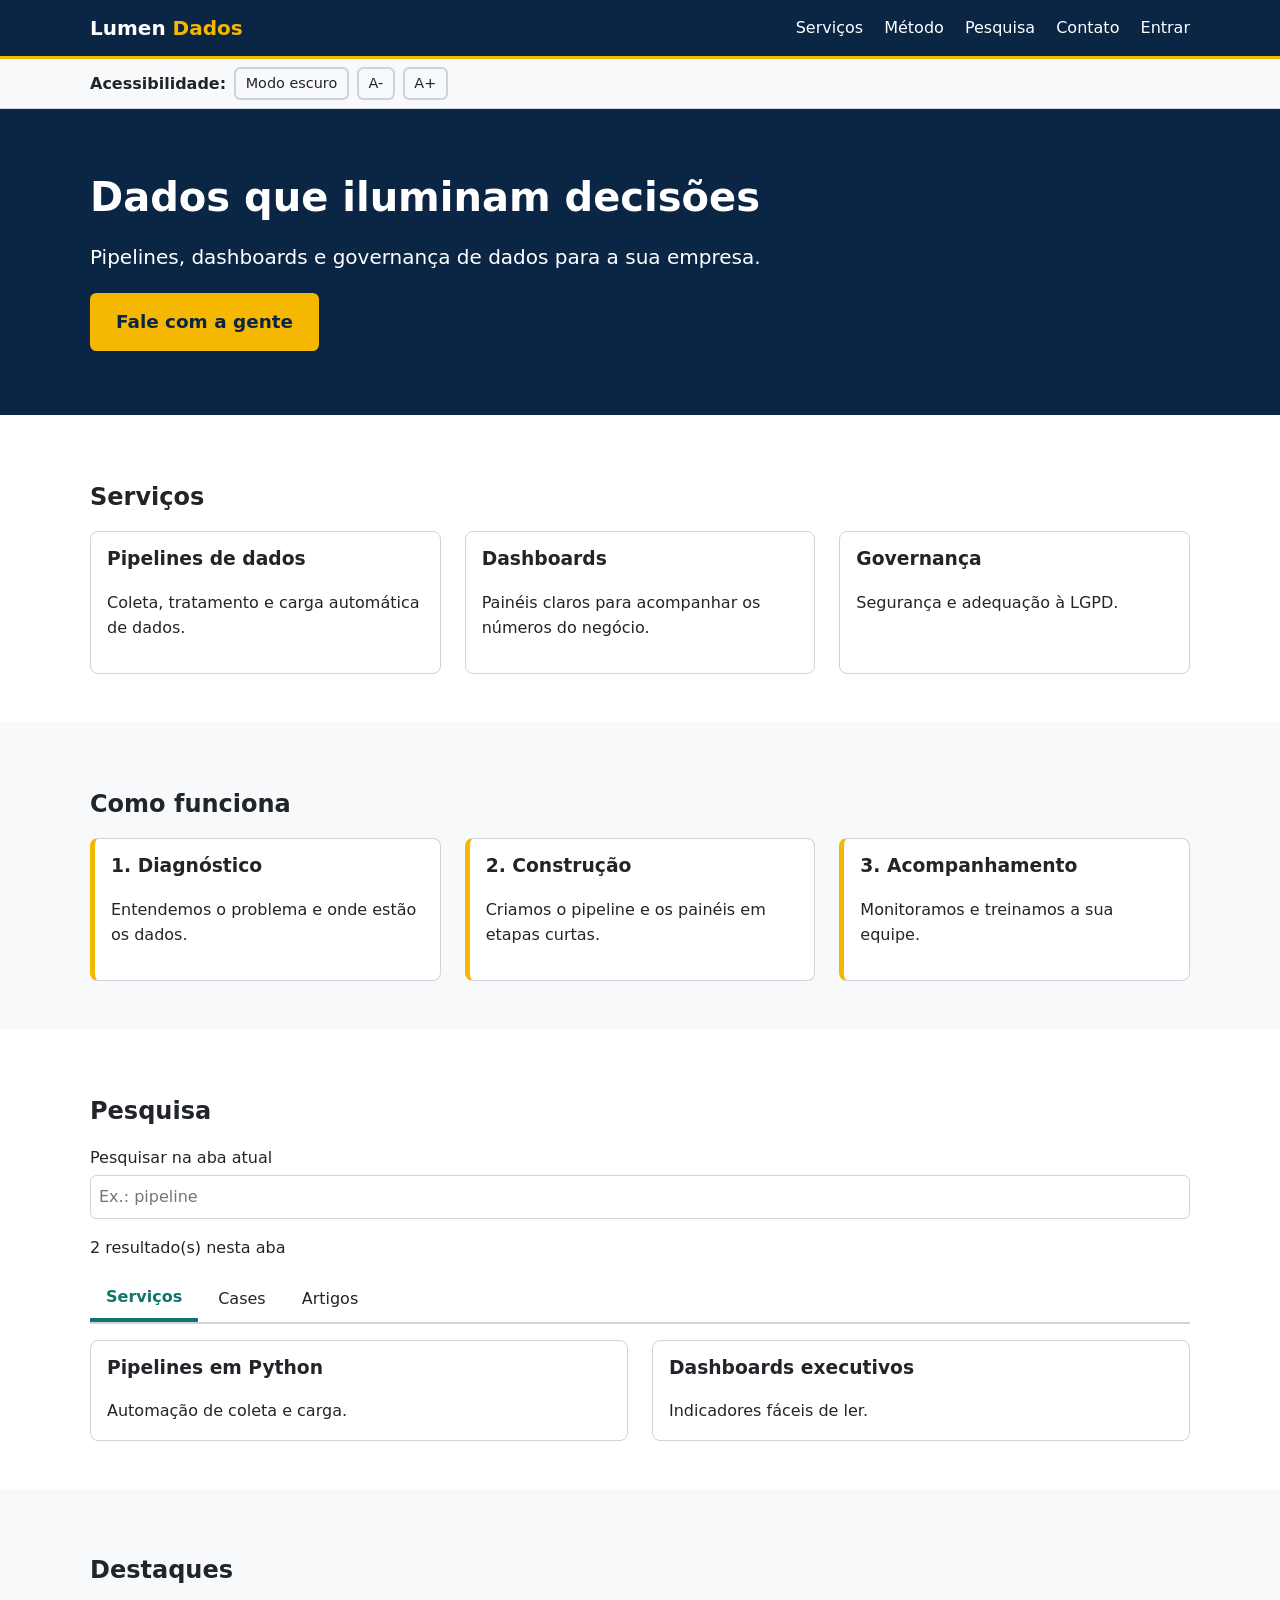
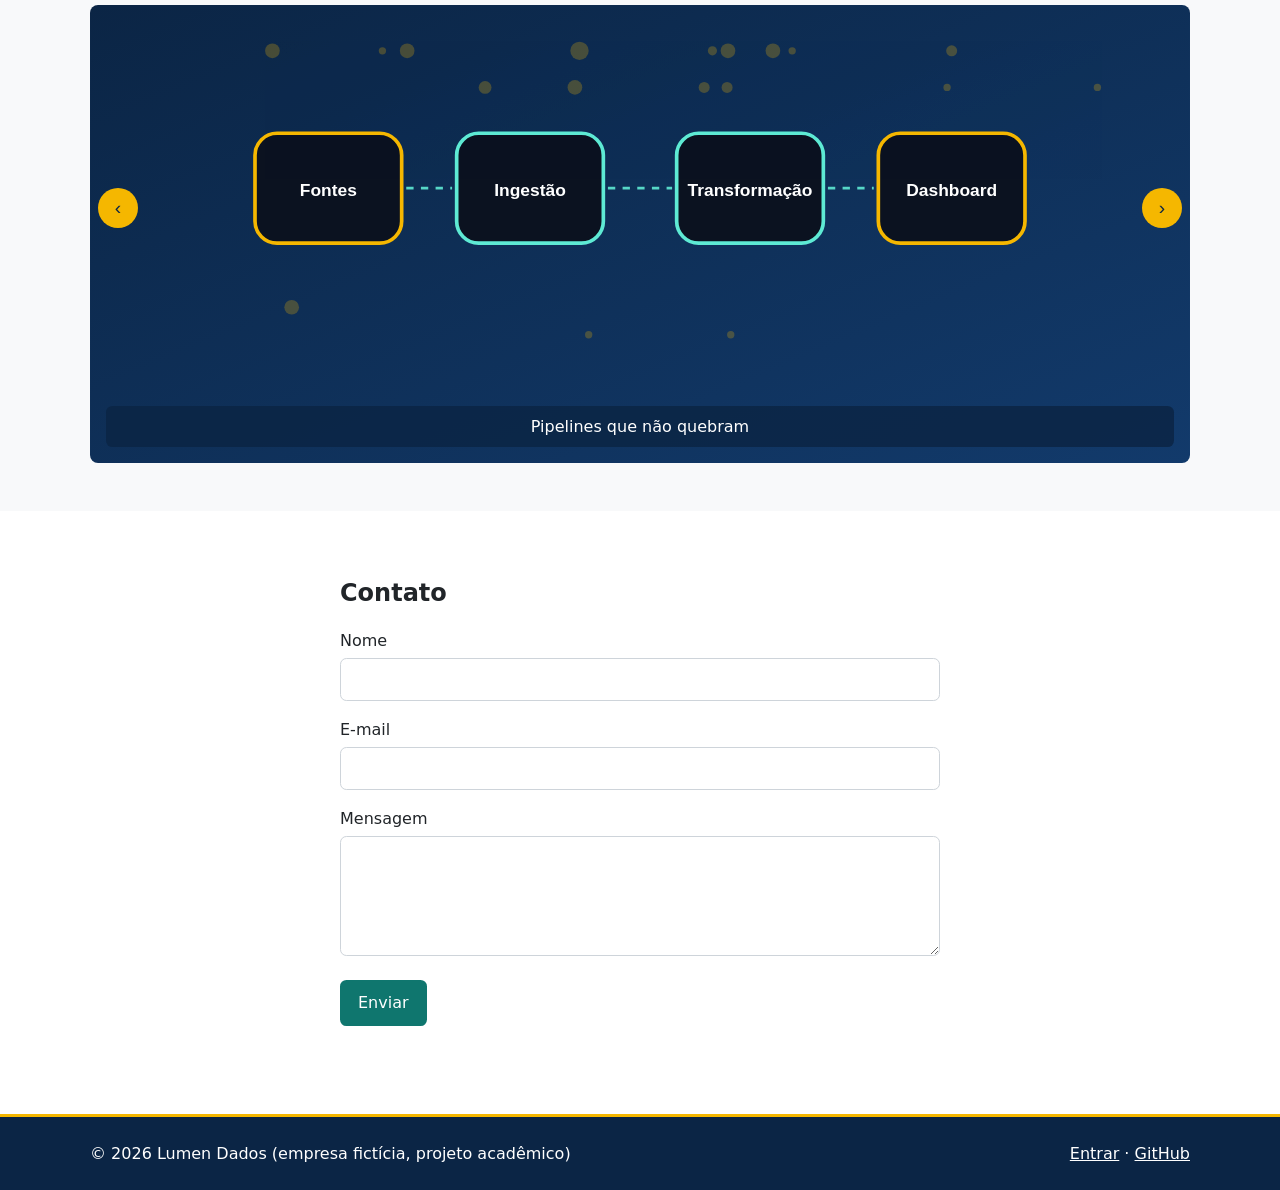
<file: index.html>
<!doctype html>
<html lang="pt-BR" data-tema="claro">
<head>
  <meta charset="utf-8">
  <meta name="viewport" content="width=device-width, initial-scale=1">
  <title>Lumen Dados</title>
  <link rel="stylesheet" href="css/style.css">
</head>
<body>

  <!-- topo e menu -->
  <header class="topo">
    <div class="container">
      <a class="marca" href="#inicio">Lumen <span>Dados</span></a>
      <button class="botao pequeno" id="botao-menu" aria-expanded="false" aria-controls="menu">Menu</button>
      <nav id="menu" aria-label="Menu principal">
        <a href="#servicos">Serviços</a>
        <a href="#metodo">Método</a>
        <a href="#pesquisa">Pesquisa</a>
        <a href="#contato">Contato</a>
        <a href="login.html">Entrar</a>
      </nav>
    </div>
  </header>

  <!-- barra de acessibilidade -->
  <div class="acessibilidade">
    <div class="container">
      <strong>Acessibilidade:</strong>
      <button class="botao pequeno" id="botao-tema">Modo escuro</button>
      <button class="botao pequeno" id="fonte-menor" aria-label="Diminuir fonte">A-</button>
      <button class="botao pequeno" id="fonte-maior" aria-label="Aumentar fonte">A+</button>
    </div>
  </div>

  <main>

    <!-- inicio -->
    <section class="inicio" id="inicio">
      <div class="container">
        <h1>Dados que iluminam decisões</h1>
        <p>Pipelines, dashboards e governança de dados para a sua empresa.</p>
        <a class="botao ambar grande" href="#contato">Fale com a gente</a>
      </div>
    </section>

    <!-- serviços (cartões) -->
    <section class="secao" id="servicos">
      <div class="container">
        <h2>Serviços</h2>
        <div class="linha">
          <div class="cartao">
            <h3>Pipelines de dados</h3>
            <p>Coleta, tratamento e carga automática de dados.</p>
          </div>
          <div class="cartao">
            <h3>Dashboards</h3>
            <p>Painéis claros para acompanhar os números do negócio.</p>
          </div>
          <div class="cartao">
            <h3>Governança</h3>
            <p>Segurança e adequação à LGPD.</p>
          </div>
        </div>
      </div>
    </section>

    <!-- método (cartões explicativos) -->
    <section class="secao cinza" id="metodo">
      <div class="container">
        <h2>Como funciona</h2>
        <div class="linha">
          <div class="cartao passo">
            <h3>1. Diagnóstico</h3>
            <p>Entendemos o problema e onde estão os dados.</p>
          </div>
          <div class="cartao passo">
            <h3>2. Construção</h3>
            <p>Criamos o pipeline e os painéis em etapas curtas.</p>
          </div>
          <div class="cartao passo">
            <h3>3. Acompanhamento</h3>
            <p>Monitoramos e treinamos a sua equipe.</p>
          </div>
        </div>
      </div>
    </section>

    <!-- pesquisa (abas) -->
    <section class="secao" id="pesquisa">
      <div class="container">
        <h2>Pesquisa</h2>

        <div class="campo">
          <label for="busca">Pesquisar na aba atual</label>
          <input id="busca" type="search" placeholder="Ex.: pipeline">
        </div>
        <p id="resultado" aria-live="polite"></p>

        <div class="abas" role="tablist">
          <button class="ativo" role="tab" aria-selected="true"  data-painel="aba-servicos">Serviços</button>
          <button              role="tab" aria-selected="false" data-painel="aba-cases">Cases</button>
          <button              role="tab" aria-selected="false" data-painel="aba-artigos">Artigos</button>
        </div>

        <div class="painel ativo" id="aba-servicos" role="tabpanel">
          <div class="linha">
            <div class="cartao item"><h3>Pipelines em Python</h3>Automação de coleta e carga.</div>
            <div class="cartao item"><h3>Dashboards executivos</h3>Indicadores fáceis de ler.</div>
          </div>
        </div>

        <div class="painel" id="aba-cases" role="tabpanel">
          <div class="linha">
            <div class="cartao item"><h3>Varejo</h3>Estoque integrado com previsão de demanda.</div>
            <div class="cartao item"><h3>Finanças</h3>Pipeline com dados do Banco Central.</div>
          </div>
        </div>

        <div class="painel" id="aba-artigos" role="tabpanel">
          <div class="linha">
            <div class="cartao item"><h3>Qualidade de dados</h3>Cinco testes para todo pipeline.</div>
            <div class="cartao item"><h3>Cores acessíveis</h3>Contraste em dashboards.</div>
          </div>
        </div>
      </div>
    </section>

    <!-- destaques (carrossel) -->
    <section class="secao cinza">
      <div class="container">
        <h2>Destaques</h2>
        <div class="carrossel" aria-label="Destaques">
          <div class="slide ativo">
            <img src="img/slide1.svg" alt="Fluxo de dados: fontes, ingestão, transformação e dashboard">
            <p>Pipelines que não quebram</p>
          </div>
          <div class="slide">
            <img src="img/slide2.svg" alt="Gráfico de barras em crescimento">
            <p>Resultados mensuráveis</p>
          </div>
          <div class="slide">
            <img src="img/slide3.svg" alt="Rede de nós conectados">
            <p>Tudo integrado</p>
          </div>
          <button class="anterior" aria-label="Slide anterior">&#8249;</button>
          <button class="proximo" aria-label="Próximo slide">&#8250;</button>
        </div>
      </div>
    </section>

    <!-- contato (formulário) -->
    <section class="secao" id="contato">
      <div class="container estreito">
        <h2>Contato</h2>
        <form data-sucesso="Mensagem enviada! (demonstração, nada é enviado a um servidor)" novalidate>
          <div class="campo">
            <label for="nome">Nome</label>
            <input id="nome" required>
            <span class="erro">Informe seu nome.</span>
          </div>
          <div class="campo">
            <label for="email">E-mail</label>
            <input id="email" type="email" required>
            <span class="erro">Informe um e-mail válido.</span>
          </div>
          <div class="campo">
            <label for="mensagem">Mensagem</label>
            <textarea id="mensagem" rows="4" required minlength="10"></textarea>
            <span class="erro">Escreva pelo menos 10 caracteres.</span>
          </div>
          <button class="botao verde" type="submit">Enviar</button>
          <div class="aviso" role="status"></div>
        </form>
      </div>
    </section>

  </main>

  <!-- rodapé -->
  <footer class="rodape">
    <div class="container">
      <span>© 2026 Lumen Dados (empresa fictícia, projeto acadêmico)</span>
      <span><a href="login.html">Entrar</a> · <a href="https://github.com/yuurilemos">GitHub</a></span>
    </div>
  </footer>

  <script src="js/main.js"></script>
</body>
</html>
</file>
<file: css/style.css>
/* ---------- 1. CORES (variÃ¡veis) ---------- */
:root {
  --marinho: #0b2545;
  --ambar:   #f5b700;
  --verde:   #0f766e;
  --texto-botao-verde: #ffffff;

  --fundo:   #ffffff;
  --fundo-2: #f8f9fa;
  --texto:   #212529;
  --borda:   #ced4da;
}

/* Modo escuro: o JavaScript coloca data-tema="escuro" no <html> */
[data-tema="escuro"] {
  --verde:   #5eead4;
  --texto-botao-verde: #04201d;

  --fundo:   #212529;
  --fundo-2: #2b3035;
  --texto:   #dee2e6;
  --borda:   #6c757d;
}


/* ---------- 2. BASE ---------- */
html { font-size: calc(16px * var(--fonte, 1)); }

body {
  margin: 0;
  font-family: system-ui, Arial, sans-serif;
  line-height: 1.6;
  background: var(--fundo);
  color: var(--texto);
}

a { color: var(--verde); }
img { max-width: 100%; display: block; }
h1, h2, h3 { line-height: 1.2; }

/* Foco visÃ­vel para quem usa teclado */
:focus-visible { outline: 3px solid var(--ambar); outline-offset: 2px; }


/* ---------- 3. LAYOUT ---------- */
.container { max-width: 1100px; margin: 0 auto; padding: 0 1rem; }
.container.estreito { max-width: 600px; }

.secao { padding: 3rem 0; }
.secao.cinza { background: var(--fundo-2); }

/* .linha organiza os itens em colunas que se ajustam Ã  largura da tela */
.linha {
  display: grid;
  gap: 1.5rem;
  grid-template-columns: repeat(auto-fit, minmax(240px, 1fr));
}


/* ---------- 4. COMPONENTES ---------- */

/* BotÃµes */
.botao {
  display: inline-block;
  padding: .5rem 1rem;
  border: 2px solid var(--borda);
  border-radius: .4rem;
  background: transparent;
  color: var(--texto);
  font: inherit;
  cursor: pointer;
  text-decoration: none;
}
.botao.verde  { background: var(--verde); border-color: var(--verde); color: var(--texto-botao-verde); }
.botao.ambar  { background: var(--ambar); border-color: var(--ambar); color: var(--marinho); font-weight: bold; }
.botao.grande { padding: .75rem 1.5rem; font-size: 1.15rem; }
.botao.pequeno { padding: .2rem .6rem; font-size: .9rem; }

/* CartÃµes */
.cartao {
  background: var(--fundo);
  border: 1px solid var(--borda);
  border-radius: .5rem;
  padding: 1rem;
}
.cartao h3 { margin-top: 0; }
.cartao.passo { border-left: 5px solid var(--ambar); }

/* Abas */
.abas { display: flex; gap: .25rem; border-bottom: 2px solid var(--borda); }
.abas button {
  padding: .5rem 1rem;
  border: none;
  background: none;
  color: var(--texto);
  font: inherit;
  cursor: pointer;
}
.abas button.ativo { border-bottom: 4px solid var(--verde); font-weight: bold; color: var(--verde); }

.painel { display: none; padding-top: 1rem; }
.painel.ativo { display: block; }

/* Carrossel */
.carrossel { position: relative; }
.slide { display: none; position: relative; }
.slide.ativo { display: block; }
.slide img { width: 100%; aspect-ratio: 12 / 5; object-fit: cover; border-radius: .5rem; }
.slide p {
  position: absolute; left: 1rem; right: 1rem; bottom: 1rem; margin: 0;
  padding: .5rem 1rem;
  background: rgba(11, 37, 69, .85);
  color: #fff;
  border-radius: .4rem;
  text-align: center;
}
.carrossel .anterior, .carrossel .proximo {
  position: absolute; top: 40%;
  width: 2.5rem; height: 2.5rem;
  border: none; border-radius: 50%;
  background: var(--ambar); color: var(--marinho);
  font-size: 1.2rem; cursor: pointer;
}
.carrossel .anterior { left: .5rem; }
.carrossel .proximo  { right: .5rem; }

/* FormulÃ¡rios */
.campo { margin-bottom: 1rem; }
.campo label { display: block; margin-bottom: .25rem; }
.campo input, .campo textarea {
  width: 100%; box-sizing: border-box;
  padding: .5rem;
  border: 1px solid var(--borda); border-radius: .4rem;
  background: var(--fundo); color: var(--texto);
  font: inherit;
}
.erro { display: none; color: #b02a37; font-size: .9rem; }
[data-tema="escuro"] .erro { color: #ea868f; }

/* Depois do primeiro envio, campos invÃ¡lidos mostram o erro */
.validado :invalid { border-color: #b02a37; }
.validado :invalid + .erro { display: block; }

.aviso { margin-top: 1rem; padding: .75rem; border-radius: .4rem; }
.aviso.ok   { background: #d1e7dd; color: #0a3622; }
.aviso.erro-geral { background: #f8d7da; color: #58151c; }


/* ---------- 5. PARTES DA PÃGINA ---------- */

/* Topo e menu */
.topo { background: var(--marinho); border-bottom: 3px solid var(--ambar); color: #fff; }
.topo .container { display: flex; align-items: center; justify-content: space-between; flex-wrap: wrap; gap: .5rem; padding-top: .75rem; padding-bottom: .75rem; }
.topo a { color: #fff; text-decoration: none; margin-left: 1rem; }
.topo a:hover { color: var(--ambar); }
.topo .marca { font-weight: bold; font-size: 1.25rem; margin-left: 0; }
.marca span { color: var(--ambar); }
#botao-menu { display: none; color: #fff; border-color: #fff; }

/* Barra de acessibilidade */
.acessibilidade { background: var(--fundo-2); border-bottom: 1px solid var(--borda); padding: .5rem 0; }
.acessibilidade .container { display: flex; align-items: center; flex-wrap: wrap; gap: .5rem; }

/* InÃ­cio */
.inicio { background: var(--marinho); color: #fff; padding: 4rem 0; }
.inicio h1 { font-size: 2.5rem; margin: 0 0 .5rem; }
.inicio p { font-size: 1.25rem; }

/* RodapÃ© */
.rodape { background: var(--marinho); border-top: 3px solid var(--ambar); color: #fff; padding: 1.5rem 0; }
.rodape .container { display: flex; flex-wrap: wrap; justify-content: space-between; gap: .5rem; }
.rodape a { color: #fff; }

/* Celular: o menu vira um botÃ£o */
@media (max-width: 700px) {
  #botao-menu { display: inline-block; }
  .topo nav { display: none; width: 100%; }
  .topo nav.aberto { display: block; }
  .topo nav a { display: block; margin: 0; padding: .4rem 0; }
  .inicio h1 { font-size: 2rem; }
}
</file>
